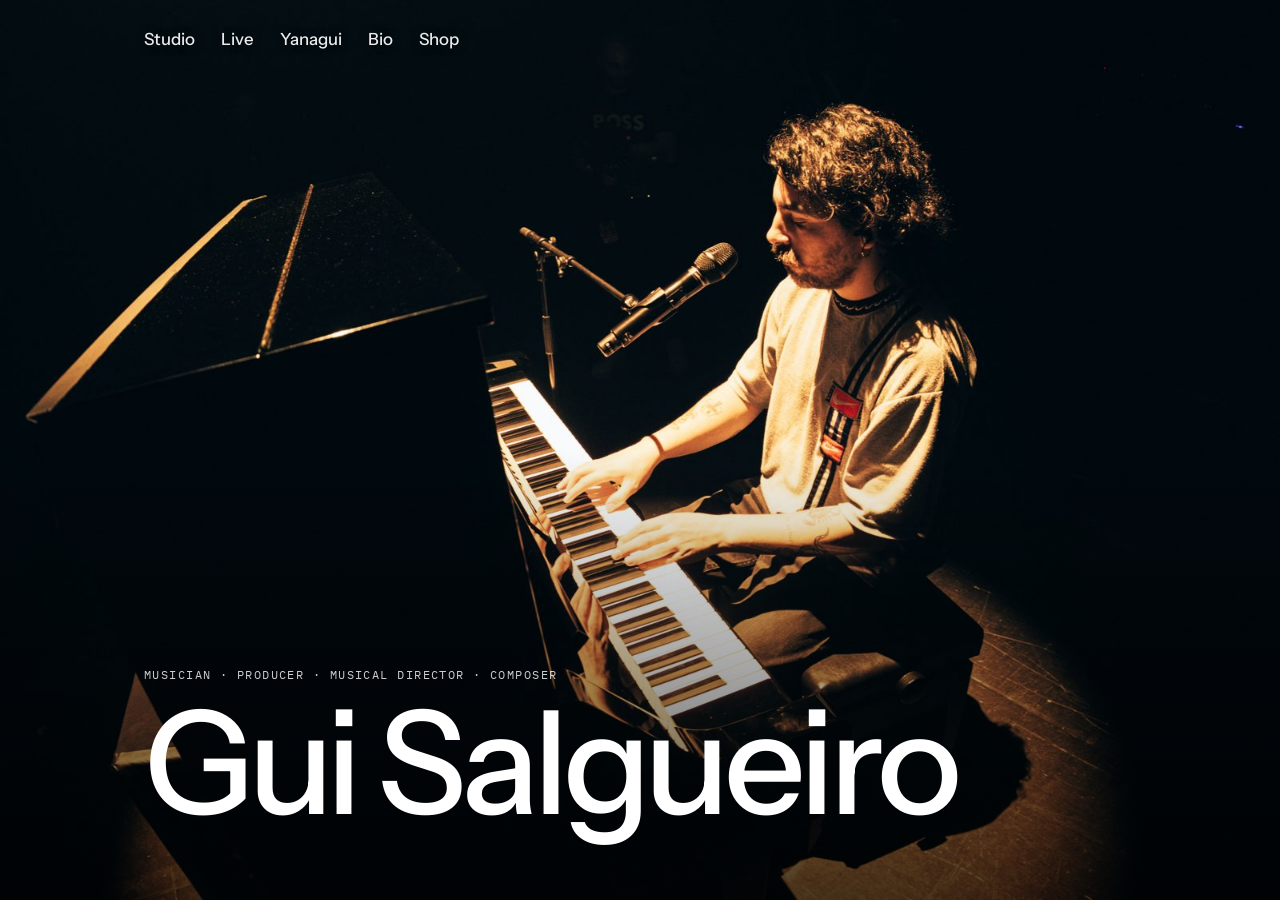
<file: index.html>
<!doctype html>
<html lang="pt-PT">
<head>
<meta charset="utf-8">
<meta name="viewport" content="width=device-width, initial-scale=1, viewport-fit=cover">
<title>Gui Salgueiro</title>
<meta name="description" content="Portfólio musical de Gui Salgueiro: estúdio, ao vivo, projecto a solo Yanagui e bio.">
<link rel="preconnect" href="https://fonts.googleapis.com">
<link rel="preconnect" href="https://fonts.gstatic.com" crossorigin>
<link rel="stylesheet" href="https://fonts.googleapis.com/css2?family=IBM+Plex+Mono:wght@400;500&family=Instrument+Sans:wght@400;500;600&display=swap">
<link rel="stylesheet" href="style.css?v=ef6912c8">
</head>
<body class="home">
<header class="site-header">
  <div class="wrap">
    <a class="wordmark" href="index.html">Gui Salgueiro</a>
    <nav class="nav" aria-label="Principal">
      <a href="estudio.html">Studio</a>
      <a href="ao-vivo.html">Live</a>
      <a href="pessoal.html">Yanagui</a>
      <a href="bio.html">Bio</a>
      <a href="shop.html">Shop</a>
    </nav>
  </div>
</header>
<main>
<section class="photo-hero">
  <img src="img/hero.jpg" alt="Gui Salgueiro ao piano, em palco, sob um foco de luz">
  <div class="photo-hero-text wrap">
    <p class="eyebrow">Musician · producer · musical director · composer</p>
    <h1 class="hero-name">Gui Salgueiro</h1>
  </div>
</section>
</main>
<script src="main.js?v=6e897877"></script>
</body>
</html>
</file>
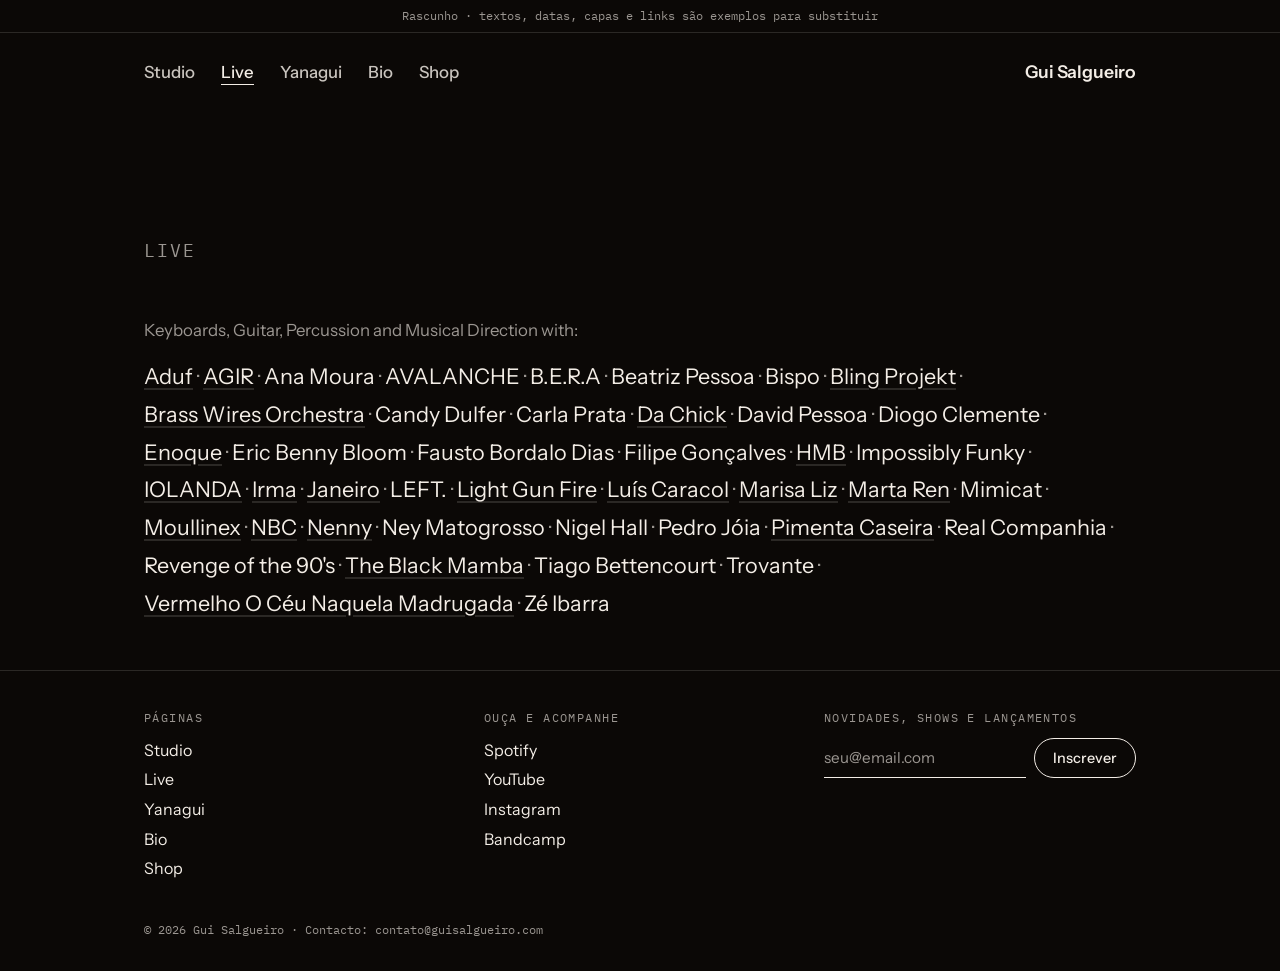
<file: ao-vivo.html>
<!doctype html>
<html lang="pt-PT">
<head>
<meta charset="utf-8">
<meta name="viewport" content="width=device-width, initial-scale=1, viewport-fit=cover">
<title>Live · Gui Salgueiro</title>
<meta name="description" content="Artistas com quem Gui Salgueiro toca ao vivo, por anos, com vídeos.">
<link rel="preconnect" href="https://fonts.googleapis.com">
<link rel="preconnect" href="https://fonts.gstatic.com" crossorigin>
<link rel="stylesheet" href="https://fonts.googleapis.com/css2?family=IBM+Plex+Mono:wght@400;500&family=Instrument+Sans:wght@400;500;600&display=swap">
<link rel="stylesheet" href="style.css?v=ef6912c8">
</head>
<body class="dark">
<div class="draft-note">Rascunho · textos, datas, capas e links são exemplos para substituir</div>
<header class="site-header">
  <div class="wrap">
    <a class="wordmark" href="index.html">Gui Salgueiro</a>
    <nav class="nav" aria-label="Principal">
      <a href="estudio.html">Studio</a>
      <a href="ao-vivo.html" aria-current="page">Live</a>
      <a href="pessoal.html">Yanagui</a>
      <a href="bio.html">Bio</a>
      <a href="shop.html">Shop</a>
    </nav>
  </div>
</header>
<main>
<div class="wrap page-head">
  <p class="eyebrow">Live</p>
</div>
<div class="wrap live-list">
  <p class="live-intro">Keyboards, Guitar, Percussion and Musical Direction with:</p>
  <p class="live-flow"><span><a href="https://www.youtube.com/watch?v=fQIBfAjRbi0" target="_blank" rel="noopener">Aduf</a></span><span class="sep" aria-hidden="true">&nbsp;· </span><span><a href="https://www.youtube.com/watch?v=AyXJHShTwcI" target="_blank" rel="noopener">AGIR</a></span><span class="sep" aria-hidden="true">&nbsp;· </span><span>Ana Moura</span><span class="sep" aria-hidden="true">&nbsp;· </span><span>AVALANCHE</span><span class="sep" aria-hidden="true">&nbsp;· </span><span>B.E.R.A</span><span class="sep" aria-hidden="true">&nbsp;· </span><span>Beatriz Pessoa</span><span class="sep" aria-hidden="true">&nbsp;· </span><span>Bispo</span><span class="sep" aria-hidden="true">&nbsp;· </span><span><a href="https://www.youtube.com/watch?v=A6Neeb7_bMw&amp;t=81s" target="_blank" rel="noopener">Bling Projekt</a></span><span class="sep" aria-hidden="true">&nbsp;· </span><span><a href="https://www.youtube.com/watch?v=JBWthsB-YJ4" target="_blank" rel="noopener">Brass Wires Orchestra</a></span><span class="sep" aria-hidden="true">&nbsp;· </span><span>Candy Dulfer</span><span class="sep" aria-hidden="true">&nbsp;· </span><span>Carla Prata</span><span class="sep" aria-hidden="true">&nbsp;· </span><span><a href="https://www.youtube.com/watch?v=3tbDaW5G_CM" target="_blank" rel="noopener">Da Chick</a></span><span class="sep" aria-hidden="true">&nbsp;· </span><span>David Pessoa</span><span class="sep" aria-hidden="true">&nbsp;· </span><span>Diogo Clemente</span><span class="sep" aria-hidden="true">&nbsp;· </span><span><a href="https://www.youtube.com/watch?v=SgvE4JD1ovc" target="_blank" rel="noopener">Enoque</a></span><span class="sep" aria-hidden="true">&nbsp;· </span><span>Eric Benny Bloom</span><span class="sep" aria-hidden="true">&nbsp;· </span><span>Fausto Bordalo Dias</span><span class="sep" aria-hidden="true">&nbsp;· </span><span>Filipe Gonçalves</span><span class="sep" aria-hidden="true">&nbsp;· </span><span><a href="https://www.youtube.com/watch?v=kRja3t-0_e4" target="_blank" rel="noopener">HMB</a></span><span class="sep" aria-hidden="true">&nbsp;· </span><span>Impossibly Funky</span><span class="sep" aria-hidden="true">&nbsp;· </span><span><a href="https://www.youtube.com/watch?v=2orPQdrUjEw" target="_blank" rel="noopener">IOLANDA</a></span><span class="sep" aria-hidden="true">&nbsp;· </span><span><a href="https://www.youtube.com/watch?v=jy1mhx5wV38" target="_blank" rel="noopener">Irma</a></span><span class="sep" aria-hidden="true">&nbsp;· </span><span><a href="https://www.youtube.com/watch?v=sgWRAWzU04o" target="_blank" rel="noopener">Janeiro</a></span><span class="sep" aria-hidden="true">&nbsp;· </span><span>LEFT.</span><span class="sep" aria-hidden="true">&nbsp;· </span><span><a href="https://www.youtube.com/watch?v=3ytpEHPIitM" target="_blank" rel="noopener">Light Gun Fire</a></span><span class="sep" aria-hidden="true">&nbsp;· </span><span><a href="https://www.youtube.com/watch?v=yzs0oGmB5oU" target="_blank" rel="noopener">Luís Caracol</a></span><span class="sep" aria-hidden="true">&nbsp;· </span><span><a href="https://www.youtube.com/watch?v=-7q7kiqVghs" target="_blank" rel="noopener">Marisa Liz</a></span><span class="sep" aria-hidden="true">&nbsp;· </span><span><a href="https://www.youtube.com/watch?v=9SAvpsUpEcQ" target="_blank" rel="noopener">Marta Ren</a></span><span class="sep" aria-hidden="true">&nbsp;· </span><span>Mimicat</span><span class="sep" aria-hidden="true">&nbsp;· </span><span><a href="https://www.youtube.com/watch?v=DfO5Jhn0fOI" target="_blank" rel="noopener">Moullinex</a></span><span class="sep" aria-hidden="true">&nbsp;· </span><span><a href="https://www.youtube.com/watch?v=NsyDwvbZWCg&amp;t=3071s" target="_blank" rel="noopener">NBC</a></span><span class="sep" aria-hidden="true">&nbsp;· </span><span><a href="https://www.youtube.com/watch?v=IdqnNo1mqko" target="_blank" rel="noopener">Nenny</a></span><span class="sep" aria-hidden="true">&nbsp;· </span><span>Ney Matogrosso</span><span class="sep" aria-hidden="true">&nbsp;· </span><span>Nigel Hall</span><span class="sep" aria-hidden="true">&nbsp;· </span><span>Pedro Jóia</span><span class="sep" aria-hidden="true">&nbsp;· </span><span><a href="https://www.youtube.com/watch?v=JHCRSwOj2IU" target="_blank" rel="noopener">Pimenta Caseira</a></span><span class="sep" aria-hidden="true">&nbsp;· </span><span>Real Companhia</span><span class="sep" aria-hidden="true">&nbsp;· </span><span>Revenge of the 90&#x27;s</span><span class="sep" aria-hidden="true">&nbsp;· </span><span><a href="https://www.youtube.com/watch?v=mO6J3GvQI_U" target="_blank" rel="noopener">The Black Mamba</a></span><span class="sep" aria-hidden="true">&nbsp;· </span><span>Tiago Bettencourt</span><span class="sep" aria-hidden="true">&nbsp;· </span><span>Trovante</span><span class="sep" aria-hidden="true">&nbsp;· </span><span><a href="https://www.youtube.com/watch?v=T8986eCgUaQ" target="_blank" rel="noopener">Vermelho O Céu Naquela Madrugada</a></span><span class="sep" aria-hidden="true">&nbsp;· </span><span>Zé Ibarra</span></p>
</div>

</main>
<footer class="site-footer">
  <div class="wrap">
    <div class="footer-cols">
      <div>
        <p class="eyebrow">Páginas</p>
        <ul>
          <li><a href="estudio.html">Studio</a></li>
          <li><a href="ao-vivo.html">Live</a></li>
          <li><a href="pessoal.html">Yanagui</a></li>
          <li><a href="bio.html">Bio</a></li>
          <li><a href="shop.html">Shop</a></li>
        </ul>
      </div>
      <div>
        <p class="eyebrow">Ouça e acompanhe</p>
        <ul>
          <li><a href="https://open.spotify.com/" target="_blank" rel="noopener">Spotify</a></li>
          <li><a href="https://www.youtube.com/" target="_blank" rel="noopener">YouTube</a></li>
          <li><a href="https://www.instagram.com/" target="_blank" rel="noopener">Instagram</a></li>
          <li><a href="https://bandcamp.com/" target="_blank" rel="noopener">Bandcamp</a></li>
        </ul>
      </div>
      <div>
        <p class="eyebrow">Novidades, shows e lançamentos</p>
        <form class="newsletter">
          <label class="eyebrow" for="news-email" hidden>E-mail</label>
          <input id="news-email" type="email" placeholder="seu@email.com" required>
          <button class="btn" type="submit">Inscrever</button>
        </form>
        <p class="form-msg" role="status"></p>
      </div>
    </div>
    <p class="legal">© 2026 Gui Salgueiro · Contacto: contato@guisalgueiro.com</p>
  </div>
</footer>
<script src="main.js?v=6e897877"></script>
</body>
</html>
</file>
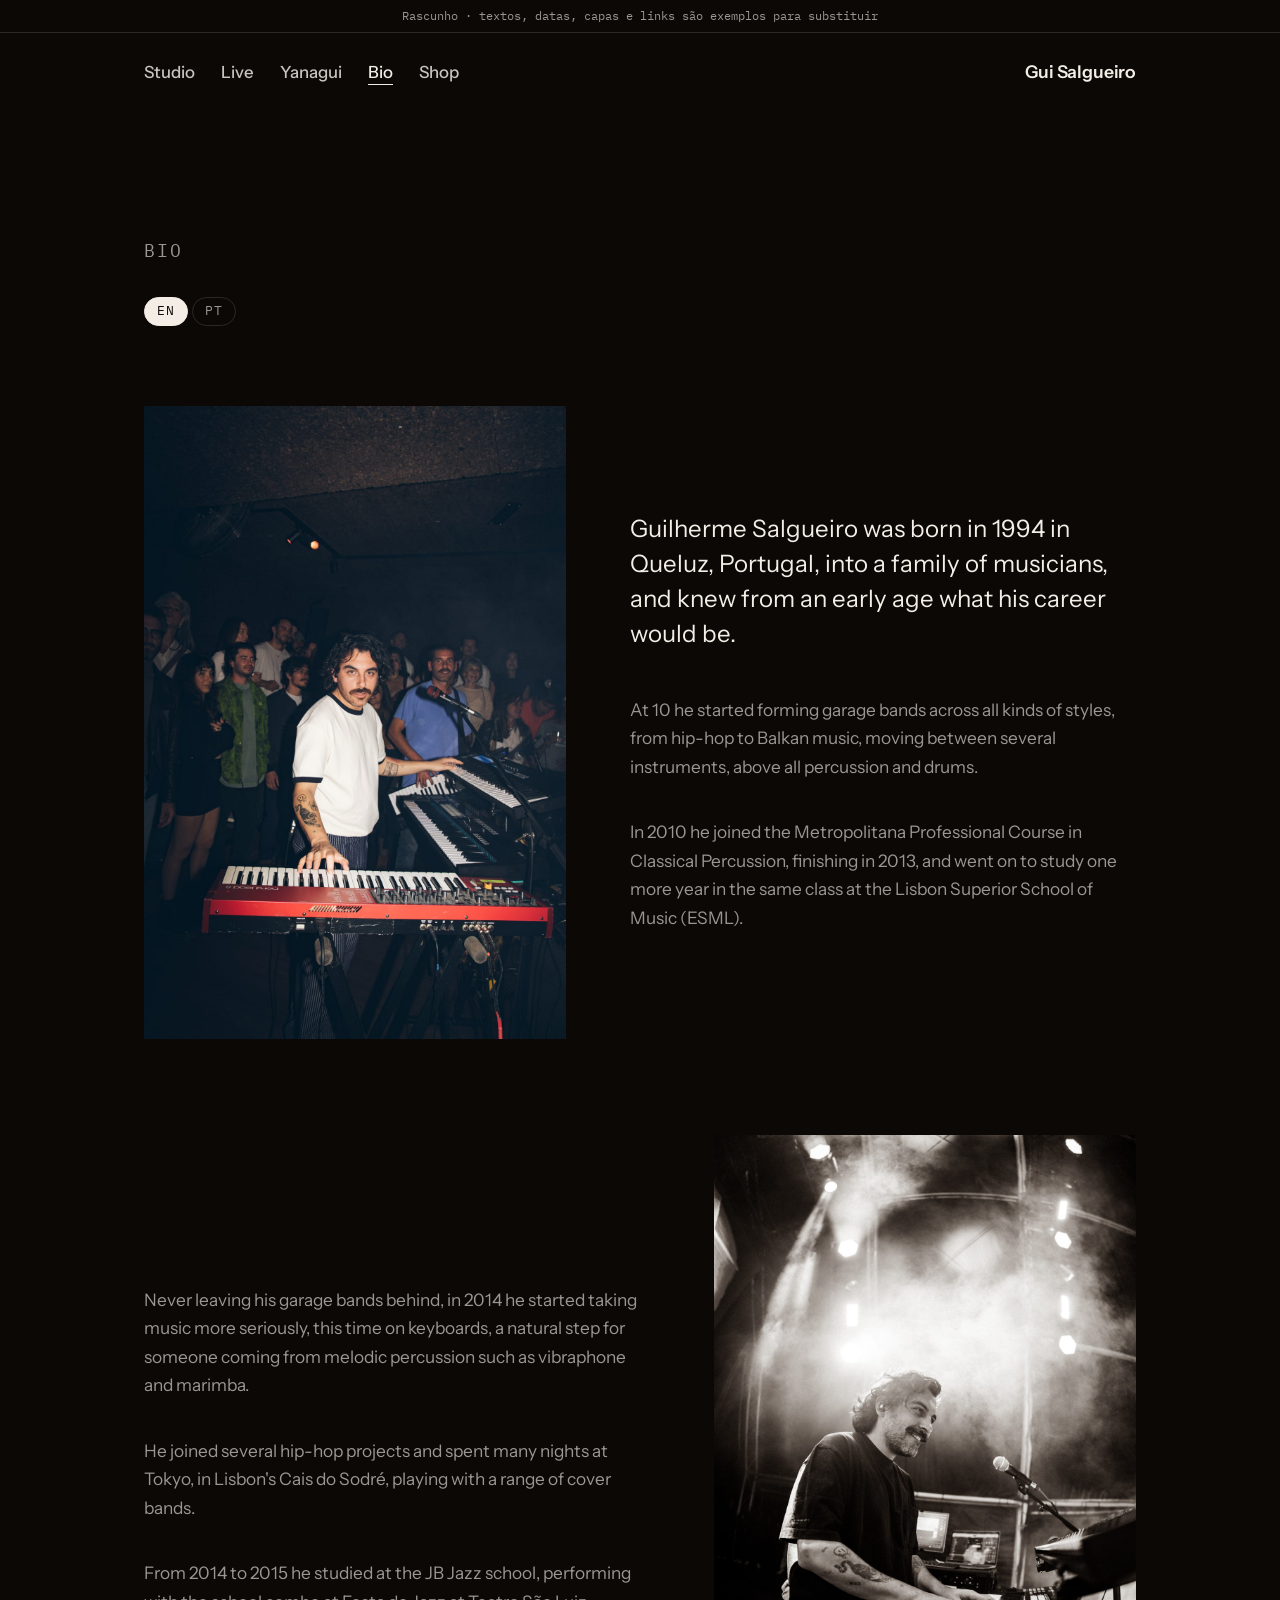
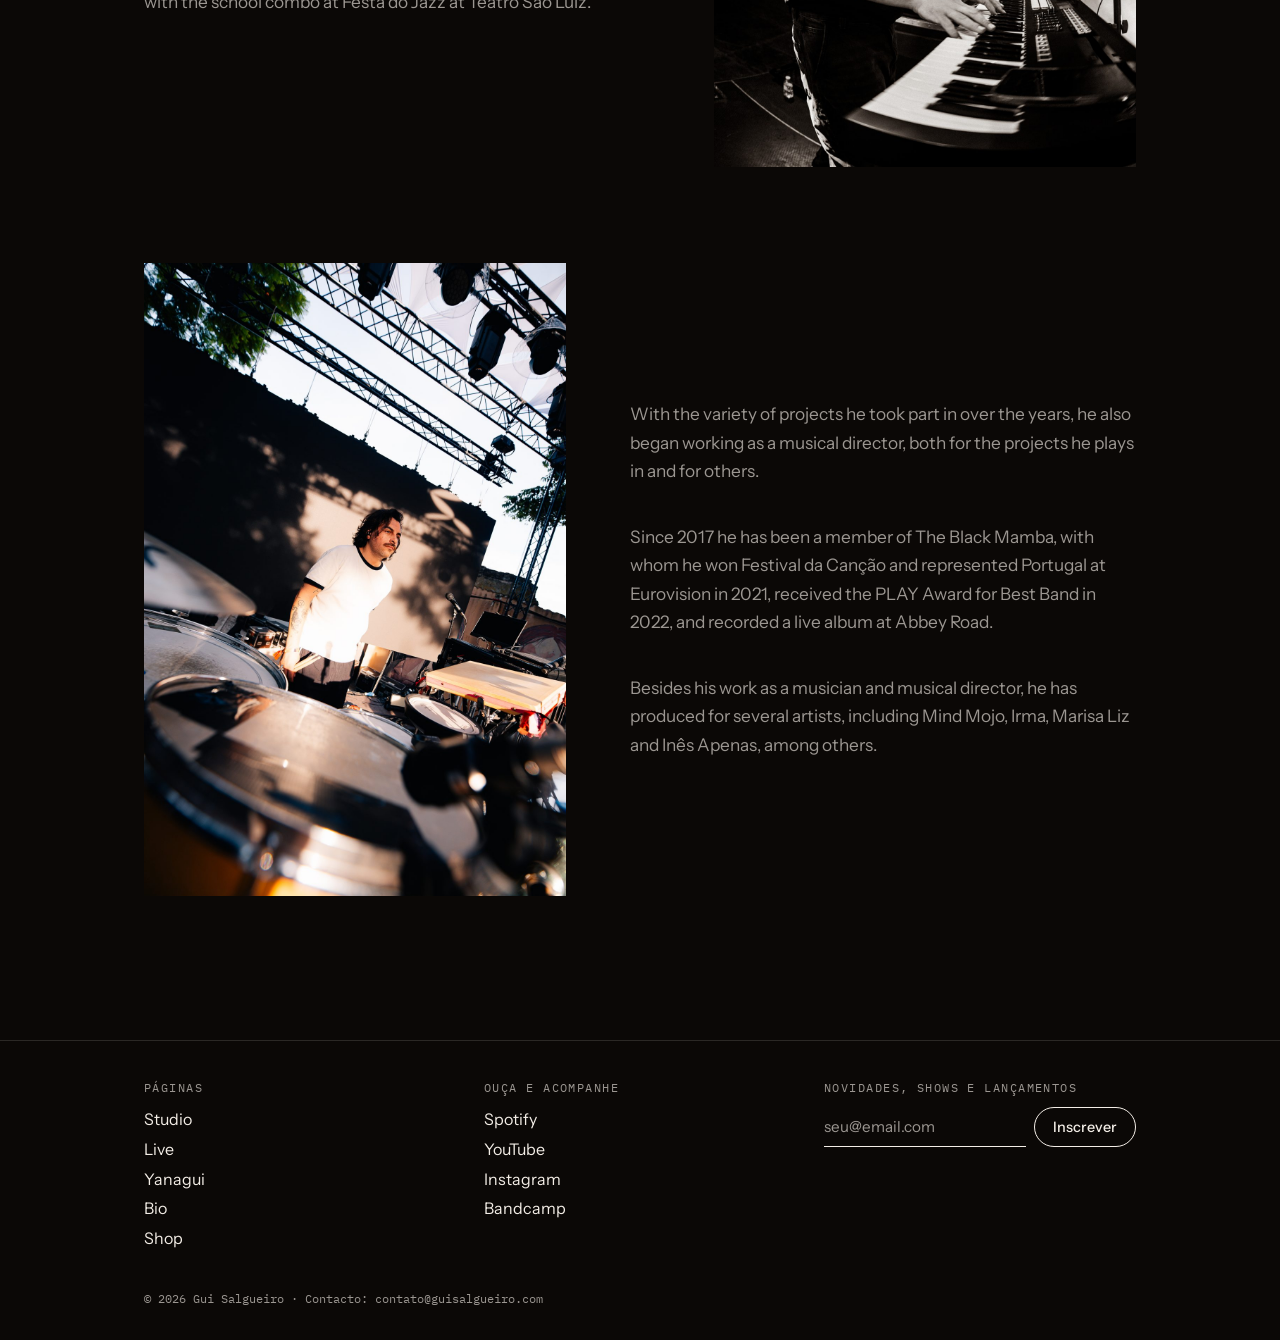
<file: bio.html>
<!doctype html>
<html lang="pt-PT">
<head>
<meta charset="utf-8">
<meta name="viewport" content="width=device-width, initial-scale=1, viewport-fit=cover">
<title>Bio · Gui Salgueiro</title>
<meta name="description" content="Biografia de Gui Salgueiro, músico, produtor, director musical e compositor.">
<link rel="preconnect" href="https://fonts.googleapis.com">
<link rel="preconnect" href="https://fonts.gstatic.com" crossorigin>
<link rel="stylesheet" href="https://fonts.googleapis.com/css2?family=IBM+Plex+Mono:wght@400;500&family=Instrument+Sans:wght@400;500;600&display=swap">
<link rel="stylesheet" href="style.css?v=ef6912c8">
</head>
<body class="dark">
<div class="draft-note">Rascunho · textos, datas, capas e links são exemplos para substituir</div>
<header class="site-header">
  <div class="wrap">
    <a class="wordmark" href="index.html">Gui Salgueiro</a>
    <nav class="nav" aria-label="Principal">
      <a href="estudio.html">Studio</a>
      <a href="ao-vivo.html">Live</a>
      <a href="pessoal.html">Yanagui</a>
      <a href="bio.html" aria-current="page">Bio</a>
      <a href="shop.html">Shop</a>
    </nav>
  </div>
</header>
<main>
<div class="wrap page-head">
  <p class="eyebrow">Bio</p>
  <div class="lang-switch" role="group" aria-label="Idioma / Language">
    <button type="button" data-lang="en" aria-pressed="true">EN</button>
    <button type="button" data-lang="pt" aria-pressed="false">PT</button>
  </div>
</div>
<div class="wrap bio">
  <div lang="en" data-bio="en">
    <div class="bio-row photo-left">
      <figure class="bio-photo"><img src="img/bio-nord.jpg" alt="Gui Salgueiro aos teclados, com um Nord vermelho, em frente ao público" loading="lazy"></figure>
      <div class="bio-text first">
        <p>Guilherme Salgueiro was born in 1994 in Queluz, Portugal, into a family of musicians, and knew from an early age what his career would be.</p>
        <p>At 10 he started forming garage bands across all kinds of styles, from hip-hop to Balkan music, moving between several instruments, above all percussion and drums.</p>
        <p>In 2010 he joined the Metropolitana Professional Course in Classical Percussion, finishing in 2013, and went on to study one more year in the same class at the Lisbon Superior School of Music (ESML).</p>
      </div>
    </div>
    <div class="bio-row photo-right">
      <figure class="bio-photo"><img src="img/bio-keys-bw.jpg" alt="Gui Salgueiro a sorrir enquanto toca teclado em palco, a preto e branco" loading="lazy"></figure>
      <div class="bio-text">
        <p>Never leaving his garage bands behind, in 2014 he started taking music more seriously, this time on keyboards, a natural step for someone coming from melodic percussion such as vibraphone and marimba.</p>
        <p>He joined several hip-hop projects and spent many nights at Tokyo, in Lisbon&#x27;s Cais do Sodré, playing with a range of cover bands.</p>
        <p>From 2014 to 2015 he studied at the JB Jazz school, performing with the school combo at Festa do Jazz at Teatro São Luiz.</p>
      </div>
    </div>
    <div class="bio-row photo-left">
      <figure class="bio-photo"><img src="img/bio-drums.jpg" alt="Gui Salgueiro em palco, atrás da bateria, ao fim da tarde" loading="lazy"></figure>
      <div class="bio-text">
        <p>With the variety of projects he took part in over the years, he also began working as a musical director, both for the projects he plays in and for others.</p>
        <p>Since 2017 he has been a member of The Black Mamba, with whom he won Festival da Canção and represented Portugal at Eurovision in 2021, received the PLAY Award for Best Band in 2022, and recorded a live album at Abbey Road.</p>
        <p>Besides his work as a musician and musical director, he has produced for several artists, including Mind Mojo, Irma, Marisa Liz and Inês Apenas, among others.</p>
      </div>
    </div>
  </div>
  <div lang="pt-PT" data-bio="pt" hidden>
    <div class="bio-row photo-left">
      <figure class="bio-photo"><img src="img/bio-nord.jpg" alt="Gui Salgueiro aos teclados, com um Nord vermelho, em frente ao público" loading="lazy"></figure>
      <div class="bio-text first">
        <p>Guilherme Salgueiro nasceu em 1994, em Queluz, numa família de músicos, e desde cedo soube qual seria o seu percurso profissional.</p>
        <p>Aos 10 anos começa a formar bandas de garagem dos mais variados estilos, do hip-hop à música balcânica, passando por vários instrumentos, com destaque para a percussão e a bateria.</p>
        <p>Em 2010 entra no Curso Profissional da Metropolitana, na classe de Percussão Clássica, que conclui em 2013. Continua mais um ano na mesma classe, na Escola Superior de Música de Lisboa.</p>
      </div>
    </div>
    <div class="bio-row photo-right">
      <figure class="bio-photo"><img src="img/bio-keys-bw.jpg" alt="Gui Salgueiro a sorrir enquanto toca teclado em palco, a preto e branco" loading="lazy"></figure>
      <div class="bio-text">
        <p>Sem nunca deixar as bandas de garagem, em 2014 começa a levar a música mais a sério, desta vez nos teclados, um passo natural para quem vinha da percussão melódica, como o vibrafone e a marimba.</p>
        <p>Integra vários projectos de hip-hop e passa muitas noites no Tokyo, no Cais do Sodré, a tocar com várias bandas de covers.</p>
        <p>Entre 2014 e 2015 frequenta a escola JB Jazz e chega a tocar com o combo da escola na Festa do Jazz, no São Luiz.</p>
      </div>
    </div>
    <div class="bio-row photo-left">
      <figure class="bio-photo"><img src="img/bio-drums.jpg" alt="Gui Salgueiro em palco, atrás da bateria, ao fim da tarde" loading="lazy"></figure>
      <div class="bio-text">
        <p>Com a diversidade de projectos que vai integrando ao longo dos anos, começa também a assumir a direcção musical, tanto nos projectos onde toca como noutros.</p>
        <p>Desde 2017 faz parte dos The Black Mamba, com quem venceu o Festival da Canção e representou Portugal na Eurovisão em 2021, recebeu o Prémio PLAY de Melhor Banda em 2022 e gravou um disco ao vivo em Abbey Road.</p>
        <p>Para além de músico e director musical, tem trabalhado como produtor em vários projectos, como Mind Mojo, Irma, Marisa Liz e Inês Apenas, entre outros.</p>
      </div>
    </div>
  </div>
</div>

</main>
<footer class="site-footer">
  <div class="wrap">
    <div class="footer-cols">
      <div>
        <p class="eyebrow">Páginas</p>
        <ul>
          <li><a href="estudio.html">Studio</a></li>
          <li><a href="ao-vivo.html">Live</a></li>
          <li><a href="pessoal.html">Yanagui</a></li>
          <li><a href="bio.html">Bio</a></li>
          <li><a href="shop.html">Shop</a></li>
        </ul>
      </div>
      <div>
        <p class="eyebrow">Ouça e acompanhe</p>
        <ul>
          <li><a href="https://open.spotify.com/" target="_blank" rel="noopener">Spotify</a></li>
          <li><a href="https://www.youtube.com/" target="_blank" rel="noopener">YouTube</a></li>
          <li><a href="https://www.instagram.com/" target="_blank" rel="noopener">Instagram</a></li>
          <li><a href="https://bandcamp.com/" target="_blank" rel="noopener">Bandcamp</a></li>
        </ul>
      </div>
      <div>
        <p class="eyebrow">Novidades, shows e lançamentos</p>
        <form class="newsletter">
          <label class="eyebrow" for="news-email" hidden>E-mail</label>
          <input id="news-email" type="email" placeholder="seu@email.com" required>
          <button class="btn" type="submit">Inscrever</button>
        </form>
        <p class="form-msg" role="status"></p>
      </div>
    </div>
    <p class="legal">© 2026 Gui Salgueiro · Contacto: contato@guisalgueiro.com</p>
  </div>
</footer>
<script src="main.js?v=6e897877"></script>
</body>
</html>
</file>
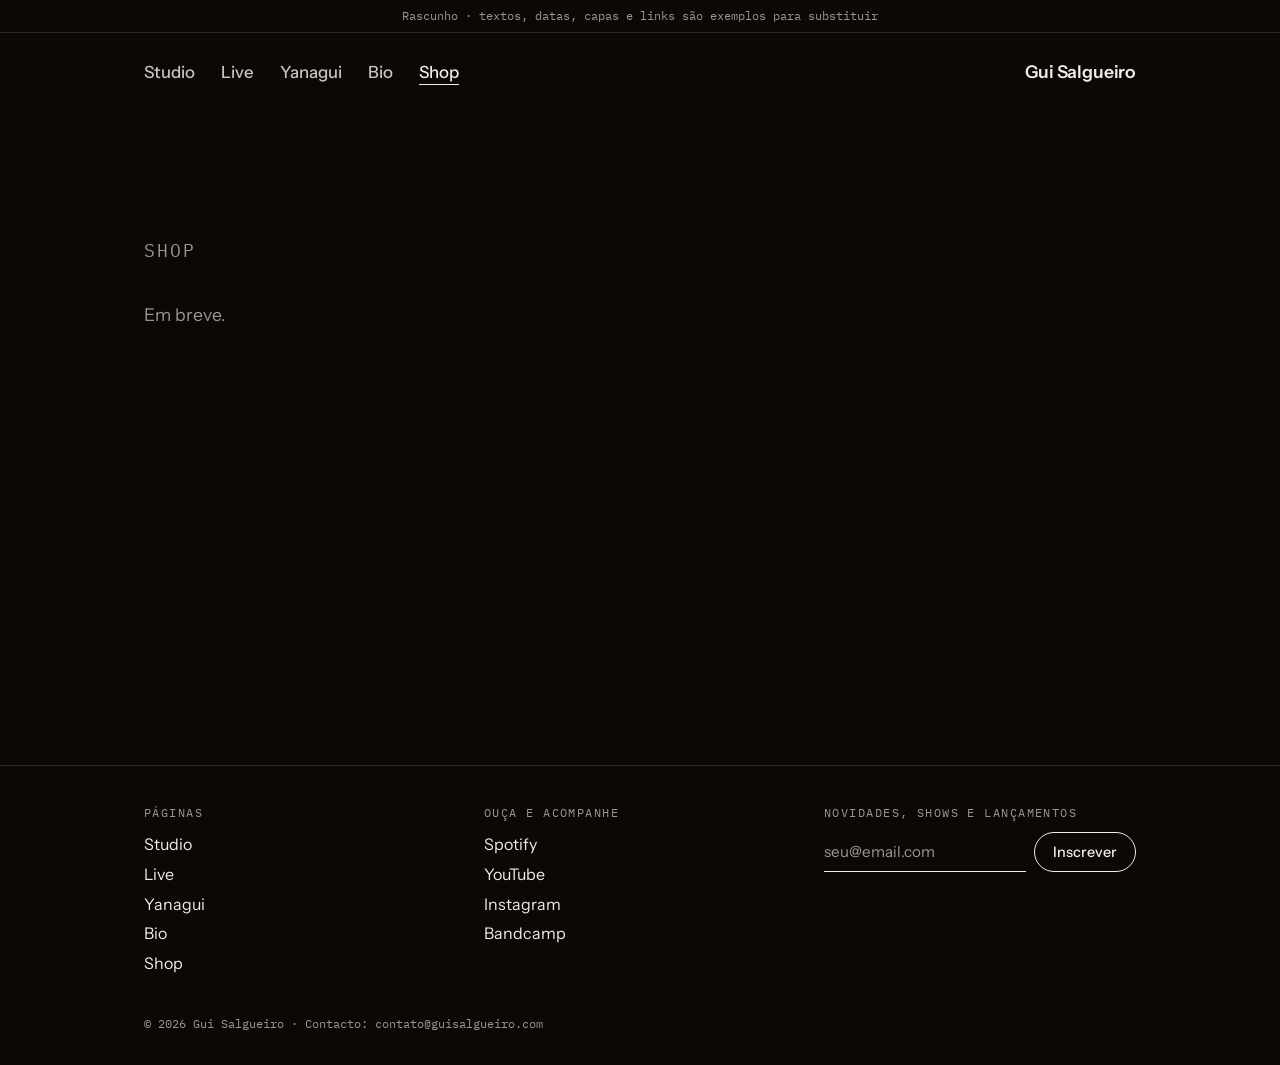
<file: shop.html>
<!doctype html>
<html lang="pt-PT">
<head>
<meta charset="utf-8">
<meta name="viewport" content="width=device-width, initial-scale=1, viewport-fit=cover">
<title>Shop · Gui Salgueiro</title>
<meta name="description" content="Loja de Gui Salgueiro.">
<link rel="preconnect" href="https://fonts.googleapis.com">
<link rel="preconnect" href="https://fonts.gstatic.com" crossorigin>
<link rel="stylesheet" href="https://fonts.googleapis.com/css2?family=IBM+Plex+Mono:wght@400;500&family=Instrument+Sans:wght@400;500;600&display=swap">
<link rel="stylesheet" href="style.css?v=ef6912c8">
</head>
<body class="dark">
<div class="draft-note">Rascunho · textos, datas, capas e links são exemplos para substituir</div>
<header class="site-header">
  <div class="wrap">
    <a class="wordmark" href="index.html">Gui Salgueiro</a>
    <nav class="nav" aria-label="Principal">
      <a href="estudio.html">Studio</a>
      <a href="ao-vivo.html">Live</a>
      <a href="pessoal.html">Yanagui</a>
      <a href="bio.html">Bio</a>
      <a href="shop.html" aria-current="page">Shop</a>
    </nav>
  </div>
</header>
<main>
<div class="wrap page-head">
  <p class="eyebrow">Shop</p>
  <p class="shop-soon">Em breve.</p>
</div>

</main>
<footer class="site-footer">
  <div class="wrap">
    <div class="footer-cols">
      <div>
        <p class="eyebrow">Páginas</p>
        <ul>
          <li><a href="estudio.html">Studio</a></li>
          <li><a href="ao-vivo.html">Live</a></li>
          <li><a href="pessoal.html">Yanagui</a></li>
          <li><a href="bio.html">Bio</a></li>
          <li><a href="shop.html">Shop</a></li>
        </ul>
      </div>
      <div>
        <p class="eyebrow">Ouça e acompanhe</p>
        <ul>
          <li><a href="https://open.spotify.com/" target="_blank" rel="noopener">Spotify</a></li>
          <li><a href="https://www.youtube.com/" target="_blank" rel="noopener">YouTube</a></li>
          <li><a href="https://www.instagram.com/" target="_blank" rel="noopener">Instagram</a></li>
          <li><a href="https://bandcamp.com/" target="_blank" rel="noopener">Bandcamp</a></li>
        </ul>
      </div>
      <div>
        <p class="eyebrow">Novidades, shows e lançamentos</p>
        <form class="newsletter">
          <label class="eyebrow" for="news-email" hidden>E-mail</label>
          <input id="news-email" type="email" placeholder="seu@email.com" required>
          <button class="btn" type="submit">Inscrever</button>
        </form>
        <p class="form-msg" role="status"></p>
      </div>
    </div>
    <p class="legal">© 2026 Gui Salgueiro · Contacto: contato@guisalgueiro.com</p>
  </div>
</footer>
<script src="main.js?v=6e897877"></script>
</body>
</html>
</file>
<file: style.css>
/* YANAGUI — folha de estilo única para todas as páginas.
   Layout minimalista: fundo branco e uma única cor para todo o resto (texto, linhas,
   capas), derivado dela. Para trocar a cor do site, mude só --ink. */
:root {
  --brand: #ffffff;   /* fundo de todas as páginas */
  --ink: #b8480c;     /* a cor do site: textos, links, linhas e capas */

  --muted: color-mix(in srgb, var(--ink) 78%, var(--brand));
  --line: color-mix(in srgb, var(--ink) 18%, var(--brand));
  --tint: color-mix(in srgb, var(--ink) 7%, var(--brand));
  --shape: color-mix(in srgb, var(--ink) 30%, var(--brand));

  --f-body: "Instrument Sans", "Helvetica Neue", Arial, sans-serif;
  --f-mono: "IBM Plex Mono", ui-monospace, Menlo, Consolas, monospace;

  --gutter: clamp(16px, 5vw, 64px);
  --max: 1120px;
  color-scheme: light;
}

* { box-sizing: border-box; }
html { scroll-behavior: smooth; }
body {
  margin: 0;
  background: var(--brand);
  color: var(--ink);
  font: 400 1rem/1.6 var(--f-body);
  -webkit-font-smoothing: antialiased;
}
::selection { background: var(--ink); color: var(--brand); }
img { max-width: 100%; display: block; }
a { color: inherit; }
a:focus-visible, button:focus-visible, input:focus-visible { outline: 2px solid var(--ink); outline-offset: 3px; }
h1, h2, h3 { font-weight: 500; letter-spacing: -.02em; line-height: 1.05; text-wrap: balance; margin: 0; }
p { margin: 0; }
.wrap { max-width: var(--max); margin-inline: auto; padding-inline: var(--gutter); }
.eyebrow {
  font: 400 .75rem/1.2 var(--f-mono);
  text-transform: uppercase;
  letter-spacing: .12em;
  color: var(--muted);
}

/* ---------- Aviso de rascunho ---------- */
.draft-note { font: 400 .72rem/1.4 var(--f-mono); color: var(--muted); text-align: center; padding: 8px var(--gutter); border-bottom: 1px solid var(--line); }

/* ---------- Cabeçalho ---------- */
.site-header { position: sticky; top: env(safe-area-inset-top, 0px); z-index: 10; background: var(--brand); }
.site-header .wrap { display: flex; flex-wrap: wrap; align-items: baseline; justify-content: space-between; gap: 8px 28px; padding-block: 22px; }
.wordmark { font: 600 1.1rem/1 var(--f-body); letter-spacing: -.01em; text-decoration: none; }
.nav { display: flex; flex-wrap: wrap; gap: 4px 26px; }
.nav a { font-size: 1.05rem; font-weight: 500; text-decoration: none; color: color-mix(in srgb, var(--ink) 82%, var(--brand)); padding-block: 4px; }
.nav a:hover, .nav a[aria-current="page"] { color: var(--ink); }
.nav a[aria-current="page"] { text-decoration: underline; text-underline-offset: 6px; text-decoration-thickness: 1px; }

/* ---------- Títulos de página ---------- */
.page-head { padding-block: clamp(56px, 10vw, 128px) clamp(28px, 5vw, 56px); display: grid; gap: 16px; }
.page-head h1 { font-size: clamp(2.8rem, 8vw, 5.5rem); }
.page-head p { max-width: 52ch; color: var(--muted); font-size: 1.1rem; }

section { padding-block: clamp(36px, 7vw, 88px); }
.section-head { display: flex; flex-wrap: wrap; align-items: baseline; justify-content: space-between; gap: 8px 24px; margin-bottom: 28px; }
.section-head h2 { font-size: clamp(1.6rem, 3.6vw, 2.2rem); }
.section-head a { font: 400 .8rem/1 var(--f-mono); color: var(--muted); text-decoration: none; }
.section-head a:hover { color: var(--ink); }

/* ---------- Botões ---------- */
.btns { display: flex; flex-wrap: wrap; gap: 10px; }
.btn {
  display: inline-flex; align-items: center;
  font: 500 .9rem/1 var(--f-body);
  text-decoration: none;
  padding: 11px 18px;
  border: 1px solid var(--ink);
  border-radius: 999px;
  background: transparent; color: var(--ink); cursor: pointer;
}
.btn:hover, .btn.primary { background: var(--ink); color: var(--brand); }
.btn.primary:hover { background: transparent; color: var(--ink); }

/* ---------- Home ---------- */
.hero { padding-block: clamp(64px, 12vw, 160px) clamp(40px, 6vw, 72px); }
.hero .wrap { display: grid; grid-template-columns: minmax(0, 1.4fr) minmax(0, 1fr); gap: clamp(32px, 6vw, 80px); align-items: end; }
.hero .eyebrow { display: block; margin-bottom: 20px; }
.hero-name { font-size: clamp(3.6rem, 12vw, 9rem); font-weight: 500; letter-spacing: -.045em; line-height: .9; }
.hero-copy { display: grid; gap: 24px; margin-top: 28px; }
.hero-copy p { color: var(--muted); max-width: 42ch; font-size: 1.1rem; }

.release { display: grid; gap: 12px; }
.release-meta { display: flex; justify-content: space-between; gap: 12px; flex-wrap: wrap; font: 400 .78rem/1.3 var(--f-mono); color: var(--muted); }
.release h2 { font-size: 1.6rem; }

/* ---------- Capas (substituir por imagens reais) ---------- */
.cover { position: relative; aspect-ratio: 1; width: 100%; max-width: 100%; overflow: hidden; background: var(--tint); }
.cover::before, .cover::after { content: ""; position: absolute; inset: 0; }
.cover.disc::before { background: repeating-radial-gradient(circle, var(--shape) 0 1px, transparent 1px 10px); }
.cover.disc::after { inset: 40%; border-radius: 50%; background: var(--shape); }
.cover.stripes::before { background: repeating-linear-gradient(-35deg, var(--shape) 0 1px, transparent 1px 16px); }
.cover.sun::before { inset: 25%; border-radius: 50%; background: var(--shape); }
.cover.grid::before { background: linear-gradient(var(--shape) 0 0) 0 0 / 50% 50% no-repeat, linear-gradient(var(--shape) 0 0) 100% 100% / 50% 50% no-repeat; }
.cover.wave::before { background: repeating-radial-gradient(ellipse at 50% 120%, var(--shape) 0 1px, transparent 1px 14px); }
.cover .cover-label { display: none; }

/* ---------- Home: atalhos para as seções ---------- */
.doors { display: grid; border-top: 1px solid var(--line); }
.door {
  display: grid; grid-template-columns: minmax(0, 1fr) minmax(0, 1.2fr) auto; gap: 8px 24px; align-items: baseline;
  padding-block: 22px; border-bottom: 1px solid var(--line); text-decoration: none;
}
.door h2 { font-size: clamp(1.8rem, 4vw, 2.6rem); transition: transform .2s; }
.door:hover h2 { transform: translateX(8px); }
.door p { color: var(--muted); }
.door .eyebrow { display: flex; gap: 12px; }
.door .eyebrow span:first-child { display: none; }

/* ---------- Estúdio ---------- */
.filters { display: flex; flex-wrap: wrap; gap: 6px 18px; margin-bottom: 36px; }
.chip { font: 400 .9rem/1 var(--f-body); padding: 4px 0; border: 0; background: none; color: var(--muted); cursor: pointer; }
.chip:hover { color: var(--ink); }
.chip[aria-pressed="true"] { color: var(--ink); text-decoration: underline; text-underline-offset: 6px; }

.works { display: grid; grid-template-columns: repeat(auto-fill, minmax(min(100%, 220px), 1fr)); gap: 40px 24px; }
.work { display: grid; gap: 6px; align-content: start; min-width: 0; }
.work a { text-decoration: none; margin-bottom: 8px; }
.work .cover { transition: opacity .2s; }
.work a:hover .cover { opacity: .75; }
.work h3 { font-size: 1.1rem; }
.work .artist { color: var(--muted); font-size: .92rem; }
.credits { display: flex; flex-wrap: wrap; gap: 4px 10px; padding: 0; margin: 0; }
.credits li { list-style: none; font: 400 .72rem/1.4 var(--f-mono); text-transform: uppercase; letter-spacing: .08em; color: var(--muted); }

.table-scroll { overflow-x: auto; }
.credit-table { width: 100%; border-collapse: collapse; font-size: .95rem; min-width: 560px; }
.credit-table th { text-align: left; font: 400 .72rem/1 var(--f-mono); text-transform: uppercase; letter-spacing: .12em; color: var(--muted); padding: 10px 12px 10px 0; border-bottom: 1px solid var(--ink); }
.credit-table td { padding: 14px 12px 14px 0; border-bottom: 1px solid var(--line); vertical-align: top; }
.credit-table td:first-child { font: 400 .85rem/1.4 var(--f-mono); font-variant-numeric: tabular-nums; }
.credit-table td b { font-weight: 500; }
.credit-table td.role { font: 400 .85rem/1.4 var(--f-mono); color: var(--muted); }

/* ---------- Ao vivo ---------- */
.shows { list-style: none; margin: 0; padding: 0; border-top: 1px solid var(--line); }
.show { display: grid; grid-template-columns: 90px minmax(0, 1fr) auto; gap: 6px 24px; align-items: center; padding-block: 18px; border-bottom: 1px solid var(--line); }
.show-date { font: 400 .9rem/1.2 var(--f-mono); font-variant-numeric: tabular-nums; }
.show-date b { font-weight: 500; }
.show-date span { margin-left: 6px; text-transform: uppercase; }
.show-info h3 { font-size: 1.2rem; }
.show-info p { color: var(--muted); font-size: .9rem; }
.show.past { color: var(--muted); }
.tag { font: 400 .75rem/1 var(--f-mono); color: var(--muted); white-space: nowrap; }

.videos { display: grid; grid-template-columns: repeat(auto-fill, minmax(min(100%, 300px), 1fr)); gap: 32px 24px; }
.video { display: grid; gap: 6px; text-decoration: none; min-width: 0; }
.video-frame { position: relative; aspect-ratio: 16 / 9; max-width: 100%; background: var(--tint); margin-bottom: 8px; }
.video-frame::after {
  content: ""; position: absolute; inset: 0; margin: auto; width: 0; height: 0;
  border-style: solid; border-width: 14px 0 14px 24px; border-color: transparent transparent transparent var(--ink);
  transition: transform .2s;
}
.video:hover .video-frame::after { transform: scale(1.2); }
.video h3 { font-size: 1.1rem; }
.video p { color: var(--muted); font: 400 .78rem/1.4 var(--f-mono); }

/* ---------- Pessoal ---------- */
.project { display: grid; grid-template-columns: minmax(0, 300px) minmax(0, 1fr); gap: clamp(24px, 5vw, 64px); padding-block: 48px; border-top: 1px solid var(--line); }
.project-body { display: grid; gap: 14px; align-content: start; min-width: 0; }
.project-body h2 { font-size: clamp(2rem, 5vw, 3.2rem); }
.project-body > p { color: var(--muted); max-width: 56ch; }
.status { font: 400 .75rem/1 var(--f-mono); text-transform: uppercase; letter-spacing: .12em; color: var(--muted); }
.status::before { content: "● "; }
.status.wip::before { content: "○ "; }
.tracklist { list-style: none; margin: 4px 0; padding: 0; counter-reset: t; max-width: 520px; }
.tracklist li { counter-increment: t; display: grid; grid-template-columns: 2.2em minmax(0, 1fr) auto; gap: 12px; padding-block: 8px; border-bottom: 1px solid var(--line); }
.tracklist li::before { content: counter(t, decimal-leading-zero); font: 400 .8rem/1.6 var(--f-mono); color: var(--muted); }
.tracklist time { font: 400 .8rem/1.6 var(--f-mono); color: var(--muted); font-variant-numeric: tabular-nums; }

/* ---------- Bio ---------- */
.bio-grid { display: grid; grid-template-columns: minmax(0, 1fr) minmax(0, 1.3fr); gap: clamp(28px, 6vw, 80px); align-items: start; }
.portrait { aspect-ratio: 4 / 5; max-width: 100%; background: var(--tint); display: grid; place-items: end start; padding: 16px; font: 400 .75rem/1.3 var(--f-mono); color: var(--muted); }
.bio-text { display: grid; gap: 18px; font-size: 1.05rem; max-width: 60ch; }
.bio-text .lead { font-size: 1.5rem; line-height: 1.35; letter-spacing: -.01em; }
.bio-text p:not(.lead) { color: var(--muted); }

.timeline { list-style: none; margin: 0; padding: 0; border-top: 1px solid var(--line); }
.timeline li { display: grid; grid-template-columns: 90px minmax(0, 1fr); gap: 6px 24px; padding-block: 16px; border-bottom: 1px solid var(--line); }
.timeline .year { font: 400 .9rem/1.6 var(--f-mono); font-variant-numeric: tabular-nums; }
.timeline h3 { font-size: 1.1rem; margin-bottom: 2px; }
.timeline p { color: var(--muted); }

.facts { display: grid; grid-template-columns: repeat(auto-fit, minmax(min(100%, 220px), 1fr)); gap: 24px; margin: 0; }
.facts dt { margin-bottom: 6px; }
.facts dd { margin: 0; }

.contact-line { display: flex; flex-wrap: wrap; align-items: center; gap: 16px; }
.contact-line code { font: 400 clamp(1.1rem, 3vw, 1.6rem)/1.2 var(--f-body); user-select: all; overflow-wrap: anywhere; }

/* ---------- Rodapé ---------- */
.site-footer { border-top: 1px solid var(--line); margin-top: 48px; }
.footer-cols { display: grid; grid-template-columns: repeat(3, minmax(0, 1fr)); gap: 28px; padding-block: 40px; }
.footer-cols ul { list-style: none; margin: 12px 0 0; padding: 0; display: grid; gap: 4px; }
.footer-cols a { text-decoration: none; }
.footer-cols a:hover { text-decoration: underline; text-underline-offset: 4px; }
.newsletter { display: flex; gap: 8px; flex-wrap: wrap; margin-top: 12px; }
.newsletter input {
  flex: 1 1 180px; min-width: 0;
  font: 400 .95rem/1 var(--f-body); color: var(--ink);
  background: transparent; border: 0; border-bottom: 1px solid var(--ink); border-radius: 0; padding: 10px 0;
}
.newsletter input::placeholder { color: var(--muted); }
.form-msg { font: 400 .8rem/1.4 var(--f-mono); color: var(--muted); margin-top: 8px; min-height: 1.4em; }
.legal { font: 400 .75rem/1.4 var(--f-mono); color: var(--muted); padding-bottom: 32px; }

@media (prefers-reduced-motion: reduce) {
  html { scroll-behavior: auto; }
  * { transition: none !important; }
}

/* ---------- Responsivo ---------- */
@media (max-width: 860px) {
  .hero .wrap, .bio-grid, .project { grid-template-columns: minmax(0, 1fr); }
  .project .cover { max-width: 280px; }
  .door { grid-template-columns: minmax(0, 1fr) auto; }
  .door p { grid-column: 1 / -1; grid-row: 2; }
  .footer-cols { grid-template-columns: minmax(0, 1fr); }
}
@media (max-width: 560px) {
  .show { grid-template-columns: minmax(0, 1fr) auto; }
  .show-date { grid-column: 1 / -1; }
  .timeline li { grid-template-columns: minmax(0, 1fr); }
}
.door h2 { order: -1; }
.door .eyebrow { order: 1; }
.door { grid-template-columns: minmax(0, 1fr) minmax(0, 1.2fr) 120px; }
.door .eyebrow { justify-content: flex-end; }
@media (max-width: 860px) { .door { grid-template-columns: minmax(0, 1fr) auto; } }

/* ---------- Home: foto em fundo inteiro ---------- */
.home { background: #0b0806; }
.home .site-header { position: absolute; inset: 0 0 auto; background: transparent; padding-top: env(safe-area-inset-top, 0px); }
.home .wordmark { visibility: hidden; }
.home .nav a { color: rgba(255, 255, 255, .92); text-shadow: 0 1px 8px rgba(0, 0, 0, .55); }
.home .nav a:hover { color: #fff; }
.photo-hero { position: relative; height: 100vh; height: 100svh; min-height: 520px; padding: 0; overflow: hidden; }
.photo-hero img { position: absolute; inset: 0; width: 100%; height: 100%; max-width: none; object-fit: cover; object-position: 60% 55%; }
.photo-hero::after { content: ""; position: absolute; inset: 0; background: linear-gradient(to top, rgba(0, 0, 0, .7), transparent 50%); }
.photo-hero-text { position: absolute; inset: auto 0 0; z-index: 1; padding-block: 0 clamp(32px, 6vw, 72px); color: #fff; }
.photo-hero-text .eyebrow { display: block; margin-bottom: 16px; color: rgba(255, 255, 255, .8); }

/* ---------- Estúdio por anos ---------- */
.year-nav { display: flex; flex-wrap: wrap; gap: 4px 16px; font: 400 .85rem/1.6 var(--f-mono); font-variant-numeric: tabular-nums; }
.year-nav a { color: var(--muted); text-decoration: none; }
.year-nav a:hover { color: var(--ink); }
.year-block { display: grid; grid-template-columns: 140px minmax(0, 1fr); gap: 24px; padding-block: 40px; border-top: 1px solid var(--line); scroll-margin-top: 80px; }
.year-label { font: 400 1rem/1.2 var(--f-mono); font-variant-numeric: tabular-nums; letter-spacing: 0; position: sticky; top: 90px; align-self: start; }
.year-block .works { grid-template-columns: repeat(auto-fill, minmax(min(100%, 180px), 1fr)); gap: 32px 20px; }
img.cover { object-fit: cover; height: auto; }
.credits-type { font: 400 .72rem/1.4 var(--f-mono); text-transform: uppercase; letter-spacing: .08em; color: var(--muted); }
@media (max-width: 640px) {
  .year-block { grid-template-columns: minmax(0, 1fr); gap: 16px; }
  .year-label { position: static; }
  .year-block .works { grid-template-columns: repeat(2, minmax(0, 1fr)); gap: 24px 14px; }
}

/* ---------- Páginas escuras (mesmo ambiente da página inicial) ---------- */
.dark {
  --brand: #0b0806;
  --ink: #f3ede6;
  --muted: color-mix(in srgb, var(--ink) 62%, var(--brand));
  --line: color-mix(in srgb, var(--ink) 14%, var(--brand));
  --tint: color-mix(in srgb, var(--ink) 6%, var(--brand));
  --shape: color-mix(in srgb, var(--ink) 18%, var(--brand));
  color-scheme: dark;
}
img.cover { color: transparent; background: var(--tint); aspect-ratio: 1; }
.work > a { display: block; background: var(--tint); }

/* Shop: por agora só um aviso */
.shop-soon { margin: 24px 0 0; font-size: clamp(1.4rem, 4vw, 2rem); color: var(--muted); min-height: 40vh; }

/* Ao vivo: um bloco por artista, nome e anos à esquerda, vídeo à direita */
.live-list .live-block { padding-block: 40px; border-top: 1px solid var(--line); scroll-margin-top: 80px; }
.live-block { display: grid; grid-template-columns: minmax(0, 1fr) minmax(0, 2fr); gap: 16px 40px; align-items: start; }
.live-label h3 { font-size: clamp(1.5rem, 3vw, 2.2rem); font-weight: 500; letter-spacing: -.01em; margin: 0; }
.live-years { font: 400 .85rem/1.4 var(--f-mono); color: var(--muted); margin: 8px 0 0; font-variant-numeric: tabular-nums; }
.yt { position: relative; display: block; width: 100%; aspect-ratio: 16 / 9; padding: 0; border: 0; background: var(--tint); cursor: pointer; overflow: hidden; }
.yt img { width: 100%; height: 100%; object-fit: cover; display: block; opacity: .85; transition: opacity .2s; }
.yt:hover img, .yt:focus-visible img { opacity: 1; }
.yt-play { position: absolute; inset: 0; margin: auto; width: 64px; height: 64px; border-radius: 50%; background: rgba(0, 0, 0, .55); border: 1px solid rgba(255, 255, 255, .6); }
.yt-play::after { content: ""; position: absolute; left: 26px; top: 21px; border-style: solid; border-width: 11px 0 11px 18px; border-color: transparent transparent transparent #fff; }
.yt iframe { position: absolute; inset: 0; width: 100%; height: 100%; border: 0; }
@media (max-width: 700px) { .live-block { grid-template-columns: minmax(0, 1fr); } }
.live-roles { font: 400 .72rem/1.4 var(--f-mono); text-transform: uppercase; letter-spacing: .08em; color: var(--muted); margin: 14px 0 0; }

/* Menu à esquerda, nome à direita (em ecrãs largos; no telemóvel o menu já fica por baixo, à esquerda) */
@media (min-width: 561px) { .site-header .nav { order: -1; } }

/* Live: "Also played with", lista simples de nomes em colunas */
.also { padding-block: 48px 72px; }
.also h2.eyebrow { margin: 0 0 24px; padding-top: 40px; border-top: 1px solid var(--line); }
.also-list { list-style: none; margin: 0; padding: 0; columns: 3 200px; column-gap: 40px; }
.also-list li { font-size: 1.15rem; padding-block: 6px; break-inside: avoid; }
.live-sub { color: var(--muted); margin: 6px 0 0; font-size: .95rem; max-width: 32ch; }

/* Bio: linhas com foto de um lado e texto do outro, alternando (pedido do Gui) */
.bio { padding-bottom: 96px; padding-top: 24px; }
.bio > [data-bio]:not([hidden]) { display: grid; gap: 96px; }
.bio-row { display: grid; grid-template-columns: minmax(0, 5fr) minmax(0, 6fr); gap: 32px 64px; align-items: center; }
.bio-row.photo-right .bio-photo { order: 2; }
.bio-row.photo-right { grid-template-columns: minmax(0, 6fr) minmax(0, 5fr); }
.bio-row.text-only { grid-template-columns: minmax(0, 64ch); }
.bio-text p { margin: 0 0 1.1em; font-size: 1.08rem; line-height: 1.65; color: color-mix(in srgb, var(--ink) 86%, var(--brand)); }
.bio-text p:last-child { margin-bottom: 0; }
.bio-text.first p:first-child { font-size: clamp(1.25rem, 2.4vw, 1.5rem); line-height: 1.45; color: var(--ink); }
.bio-photo { margin: 0; }
.bio-photo img { display: block; width: 100%; aspect-ratio: 2 / 3; object-fit: cover; background: var(--tint); }
@media (max-width: 760px) {
  .bio > [data-bio]:not([hidden]) { gap: 56px; }
  .bio-row, .bio-row.photo-right { grid-template-columns: minmax(0, 1fr); }
  .bio-row.photo-right .bio-photo { order: 0; }
}
.lang-switch { display: flex; gap: 4px; margin-top: 20px; }
.lang-switch button { font: 400 .8rem/1 var(--f-mono); letter-spacing: .08em; color: var(--muted); background: none; border: 1px solid var(--line); border-radius: 999px; padding: 7px 12px; cursor: pointer; }
.lang-switch button[aria-pressed="true"] { color: var(--brand); background: var(--ink); border-color: var(--ink); }

/* Yanagui */
.yan-intro { display: grid; gap: 16px; max-width: 60ch; margin-top: 8px; }
.yan-intro p:first-child { font-size: clamp(1.15rem, 2vw, 1.4rem); line-height: 1.45; }
.yan-intro p { color: var(--muted); margin: 0; }
.yan-intro p:first-child { color: inherit; }
.yan-links { display: flex; gap: 24px; margin-top: 28px; font: 400 .78rem/1.4 var(--f-mono); text-transform: uppercase; letter-spacing: .08em; }
.yan-links a { border-bottom: 1px solid var(--line); padding-bottom: 2px; }
.yan-section { padding-block: 40px; border-top: 1px solid var(--line); }
.yan-section > h2 { margin: 0 0 28px; }
.yan-videos { display: grid; grid-template-columns: repeat(2, minmax(0, 1fr)); gap: 40px 32px; }
.yan-video { margin: 0; display: grid; gap: 12px; }
.yan-video h3 { font-size: 1.15rem; font-weight: 500; margin: 0; }
.yan-video p { color: var(--muted); margin: 4px 0 0; font-size: .9rem; }
@media (max-width: 700px) { .yan-videos { grid-template-columns: minmax(0, 1fr); } }

/* Live sem vídeos: uma linha por projecto, o nome abre o vídeo */
.live-list .live-row { display: grid; grid-template-columns: minmax(0, 3fr) minmax(0, 2fr); gap: 8px 32px; align-items: baseline; padding-block: 28px; }
.live-row .live-years, .live-row .live-roles { margin: 0; }
.live-row h3 a { color: inherit; text-decoration: none; border-bottom: 1px solid transparent; transition: border-color .2s; }
.live-row h3 a:hover, .live-row h3 a:focus-visible { border-bottom-color: currentColor; }
.live-row .ext { font-size: .55em; margin-left: .35em; vertical-align: .45em; color: var(--muted); }
@media (max-width: 700px) { .live-list .live-row { grid-template-columns: minmax(0, 1fr); } }

/* Live em texto corrido: nomes seguidos, separados por pontos */
.live-flow { font-size: clamp(1.05rem, 1.8vw, 1.35rem); line-height: 1.75; margin: 0; padding-top: 28px; border-top: 1px solid var(--line); max-width: 70ch; }
.live-flow > span { white-space: nowrap; }
.live-flow .sep { color: var(--muted); white-space: normal; }
.live-flow a { color: inherit; text-decoration: underline; text-decoration-color: var(--line); text-underline-offset: .2em; transition: text-decoration-color .2s; }
.live-flow a:hover, .live-flow a:focus-visible { text-decoration-color: currentColor; }
.live-intro { margin: 0; padding-top: 28px; border-top: 1px solid var(--line); color: var(--muted); font-size: clamp(.95rem, 1.4vw, 1.05rem); }
.live-intro + .live-flow { border-top: 0; padding-top: 14px; }
.live-intro { border-top: 0; padding-top: 0; }
</file>
